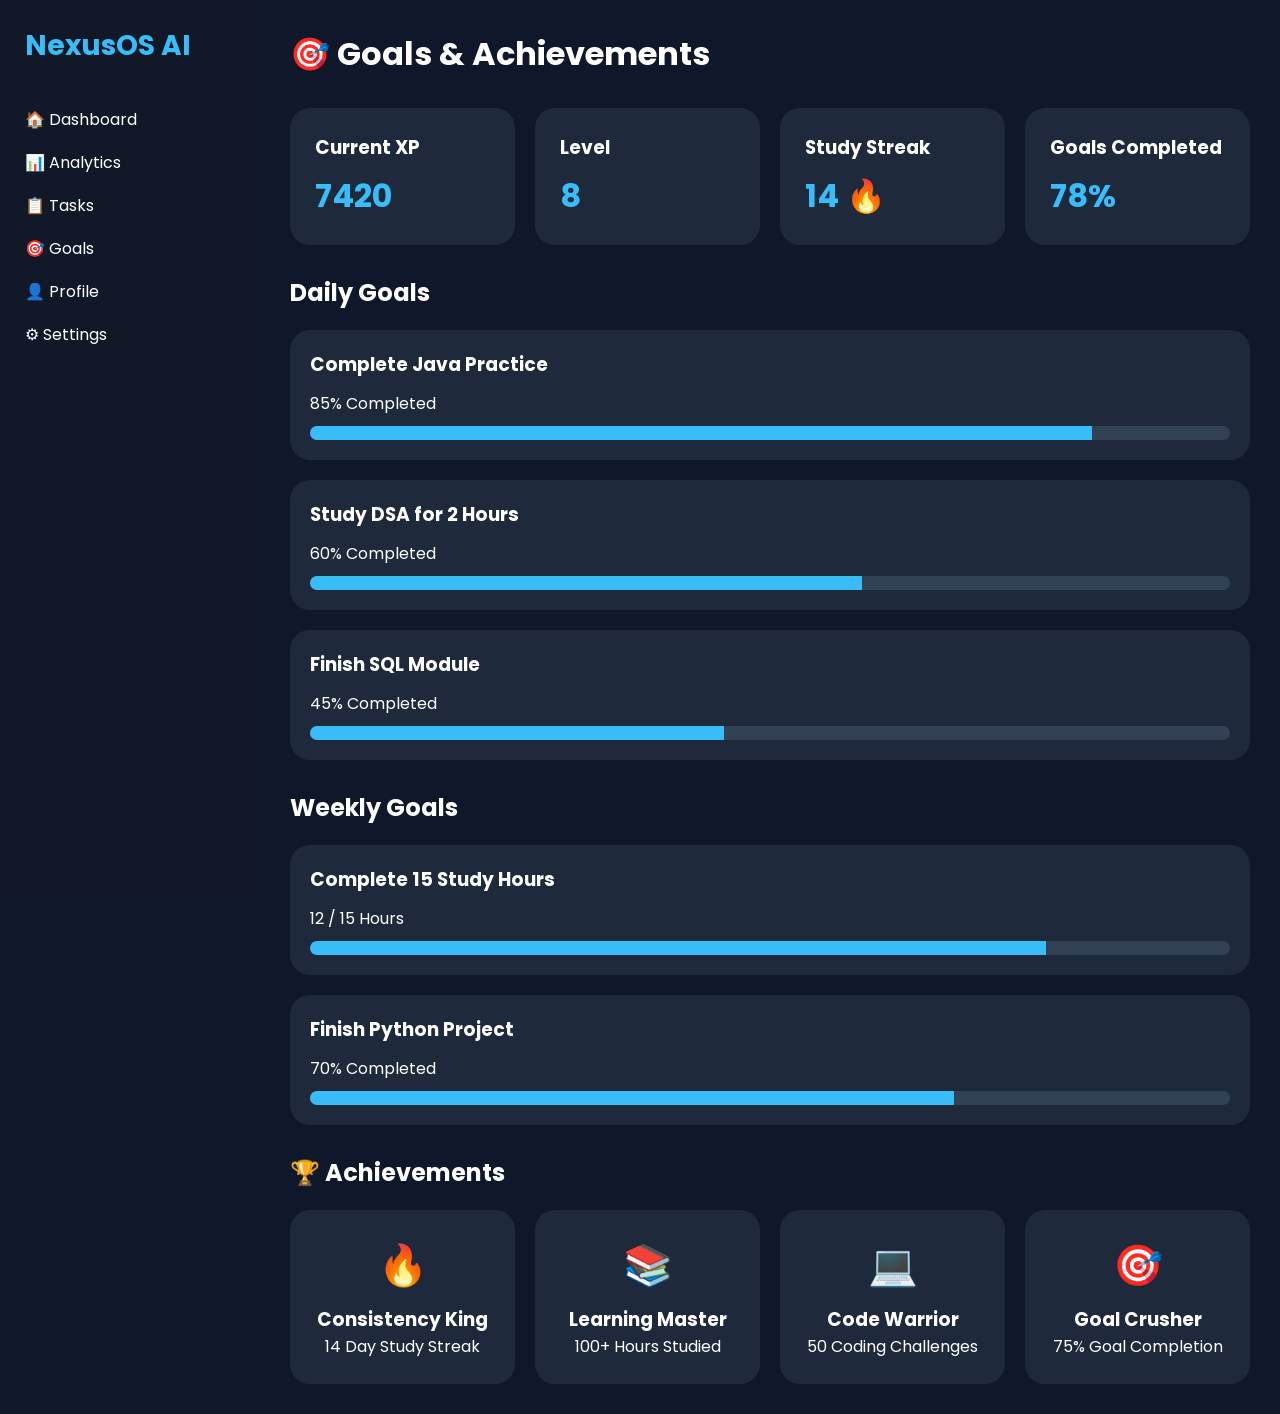
<file: goals.html>
<!DOCTYPE html>
<html lang="en">
<head>
<meta charset="UTF-8">
<meta name="viewport" content="width=device-width, initial-scale=1.0">
<title>NexusOS AI - Goals</title>
<link rel="stylesheet" href="style.css">
<link href="https://fonts.googleapis.com/css2?family=Poppins:wght@300;400;500;600;700&display=swap" rel="stylesheet">

<style>

*{
margin:0;
padding:0;
box-sizing:border-box;
font-family:'Poppins',sans-serif;
}

body{
background:#0f172a;
color:white;
display:flex;
}

.sidebar{
width:260px;
height:100vh;
background:#111827;
padding:25px;
position:fixed;
}

.logo{
font-size:28px;
font-weight:700;
color:#38bdf8;
margin-bottom:40px;
}

.sidebar ul{
list-style:none;
}

.sidebar li{
margin:18px 0;
}

.sidebar a{
color:white;
text-decoration:none;
}

.sidebar a:hover{
color:#38bdf8;
}

.main{
margin-left:260px;
padding:30px;
width:100%;
}

.header{
margin-bottom:30px;
}

.cards{
display:grid;
grid-template-columns:repeat(auto-fit,minmax(220px,1fr));
gap:20px;
margin-bottom:30px;
}

.card{
background:#1e293b;
padding:25px;
border-radius:20px;
}

.card h3{
margin-bottom:10px;
}

.value{
font-size:32px;
font-weight:700;
color:#38bdf8;
}

.goal-box{
background:#1e293b;
padding:20px;
border-radius:20px;
margin-bottom:20px;
}

.goal-box h3{
margin-bottom:12px;
}

.progress{
height:14px;
background:#334155;
border-radius:20px;
overflow:hidden;
margin-top:10px;
}

.bar{
height:100%;
background:#38bdf8;
}

.achievements{
display:grid;
grid-template-columns:repeat(auto-fit,minmax(200px,1fr));
gap:20px;
margin-top:20px;
}

.badge{
background:#1e293b;
padding:25px;
border-radius:20px;
text-align:center;
}

.badge h1{
font-size:40px;
margin-bottom:10px;
}

@media(max-width:900px){

.sidebar{
display:none;
}

.main{
margin-left:0;
}

}

</style>
</head>
<body>

<div class="sidebar">

<div class="logo">NexusOS AI</div>

<ul>
<li><a href="dashboard.html">🏠 Dashboard</a></li>
<li><a href="analytics.html">📊 Analytics</a></li>
<li><a href="tasks.html">📋 Tasks</a></li>
<li><a href="goals.html">🎯 Goals</a></li>
<li><a href="profile.html">👤 Profile</a></li>
<li><a href="settings.html">⚙ Settings</a></li>
</ul>

</div>

<div class="main">

<div class="header">
<h1>🎯 Goals & Achievements</h1>
</div>

<div class="cards">

<div class="card">
<h3>Current XP</h3>
<div class="value">7420</div>
</div>

<div class="card">
<h3>Level</h3>
<div class="value">8</div>
</div>

<div class="card">
<h3>Study Streak</h3>
<div class="value">14 🔥</div>
</div>

<div class="card">
<h3>Goals Completed</h3>
<div class="value">78%</div>
</div>

</div>

<h2 style="margin-bottom:20px;">Daily Goals</h2>

<div class="goal-box">
<h3>Complete Java Practice</h3>
<p>85% Completed</p>
<div class="progress">
<div class="bar" style="width:85%;"></div>
</div>
</div>

<div class="goal-box">
<h3>Study DSA for 2 Hours</h3>
<p>60% Completed</p>
<div class="progress">
<div class="bar" style="width:60%;"></div>
</div>
</div>

<div class="goal-box">
<h3>Finish SQL Module</h3>
<p>45% Completed</p>
<div class="progress">
<div class="bar" style="width:45%;"></div>
</div>
</div>

<h2 style="margin:30px 0 20px;">Weekly Goals</h2>

<div class="goal-box">
<h3>Complete 15 Study Hours</h3>
<p>12 / 15 Hours</p>
<div class="progress">
<div class="bar" style="width:80%;"></div>
</div>
</div>

<div class="goal-box">
<h3>Finish Python Project</h3>
<p>70% Completed</p>
<div class="progress">
<div class="bar" style="width:70%;"></div>
</div>
</div>

<h2 style="margin:30px 0 20px;">🏆 Achievements</h2>

<div class="achievements">

<div class="badge">
<h1>🔥</h1>
<h3>Consistency King</h3>
<p>14 Day Study Streak</p>
</div>

<div class="badge">
<h1>📚</h1>
<h3>Learning Master</h3>
<p>100+ Hours Studied</p>
</div>

<div class="badge">
<h1>💻</h1>
<h3>Code Warrior</h3>
<p>50 Coding Challenges</p>
</div>

<div class="badge">
<h1>🎯</h1>
<h3>Goal Crusher</h3>
<p>75% Goal Completion</p>
</div>

</div>

</div>
<script src="script.js"></script>
</body>
</html>
</file>
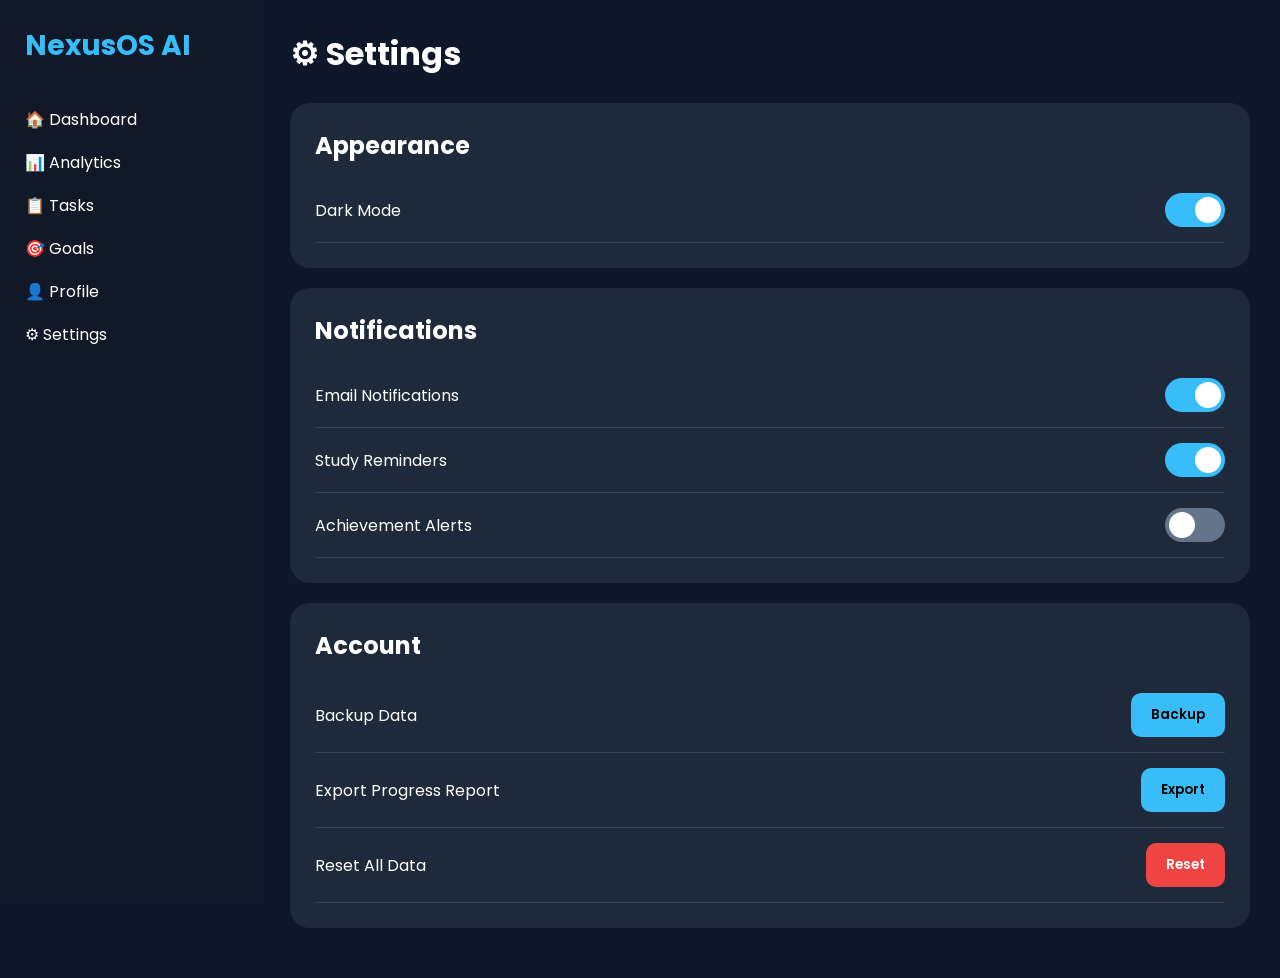
<file: settings.html>
<!DOCTYPE html>
<html lang="en">
<head>
<meta charset="UTF-8">
<meta name="viewport" content="width=device-width, initial-scale=1.0">
<title>NexusOS AI - Settings</title>
<link rel="stylesheet" href="style.css">
<link href="https://fonts.googleapis.com/css2?family=Poppins:wght@300;400;500;600;700&display=swap" rel="stylesheet">

<style>

*{
margin:0;
padding:0;
box-sizing:border-box;
font-family:'Poppins',sans-serif;
}

body{
background:#0f172a;
color:white;
display:flex;
}

.sidebar{
width:260px;
height:100vh;
background:#111827;
padding:25px;
position:fixed;
}

.logo{
font-size:28px;
font-weight:700;
color:#38bdf8;
margin-bottom:40px;
}

.sidebar ul{
list-style:none;
}

.sidebar li{
margin:18px 0;
}

.sidebar a{
text-decoration:none;
color:white;
}

.sidebar a:hover{
color:#38bdf8;
}

.main{
margin-left:260px;
padding:30px;
width:100%;
}

.settings-card{
background:#1e293b;
padding:25px;
border-radius:20px;
margin-bottom:20px;
}

.settings-card h2{
margin-bottom:15px;
}

.setting{
display:flex;
justify-content:space-between;
align-items:center;
padding:15px 0;
border-bottom:1px solid #334155;
}

.switch{
position:relative;
display:inline-block;
width:60px;
height:34px;
}

.switch input{
opacity:0;
width:0;
height:0;
}

.slider{
position:absolute;
cursor:pointer;
top:0;
left:0;
right:0;
bottom:0;
background:#64748b;
transition:.4s;
border-radius:34px;
}

.slider:before{
position:absolute;
content:"";
height:26px;
width:26px;
left:4px;
bottom:4px;
background:white;
transition:.4s;
border-radius:50%;
}

input:checked + .slider{
background:#38bdf8;
}

input:checked + .slider:before{
transform:translateX(26px);
}

.btn{
padding:12px 20px;
border:none;
border-radius:10px;
cursor:pointer;
font-weight:600;
}

.save-btn{
background:#38bdf8;
color:black;
}

.reset-btn{
background:#ef4444;
color:white;
}

@media(max-width:900px){

.sidebar{
display:none;
}

.main{
margin-left:0;
}

}

</style>
</head>
<body>

<div class="sidebar">

<div class="logo">NexusOS AI</div>

<ul>
<li><a href="dashboard.html">🏠 Dashboard</a></li>
<li><a href="analytics.html">📊 Analytics</a></li>
<li><a href="tasks.html">📋 Tasks</a></li>
<li><a href="goals.html">🎯 Goals</a></li>
<li><a href="profile.html">👤 Profile</a></li>
<li><a href="settings.html">⚙ Settings</a></li>
</ul>

</div>

<div class="main">

<h1 style="margin-bottom:25px;">⚙ Settings</h1>

<div class="settings-card">

<h2>Appearance</h2>

<div class="setting">
<span>Dark Mode</span>

<label class="switch">
<input type="checkbox" id="darkMode" checked>
<span class="slider"></span>
</label>

</div>

</div>

<div class="settings-card">

<h2>Notifications</h2>

<div class="setting">

<span>Email Notifications</span>

<label class="switch">
<input type="checkbox" checked>
<span class="slider"></span>
</label>

</div>

<div class="setting">

<span>Study Reminders</span>

<label class="switch">
<input type="checkbox" checked>
<span class="slider"></span>
</label>

</div>

<div class="setting">

<span>Achievement Alerts</span>

<label class="switch">
<input type="checkbox">
<span class="slider"></span>
</label>

</div>

</div>

<div class="settings-card">

<h2>Account</h2>

<div class="setting">
<span>Backup Data</span>
<button class="btn save-btn">Backup</button>
</div>

<div class="setting">
<span>Export Progress Report</span>
<button class="btn save-btn">Export</button>
</div>

<div class="setting">
<span>Reset All Data</span>
<button class="btn reset-btn" onclick="resetData()">Reset</button>
</div>

</div>

</div>

<script>

function resetData(){

let confirmReset = confirm(
"Are you sure you want to reset all progress?"
);

if(confirmReset){

localStorage.clear();

alert("All progress data has been reset.");

}

}

</script>
<script src="script.js"></script>
</body>
</html>
</file>
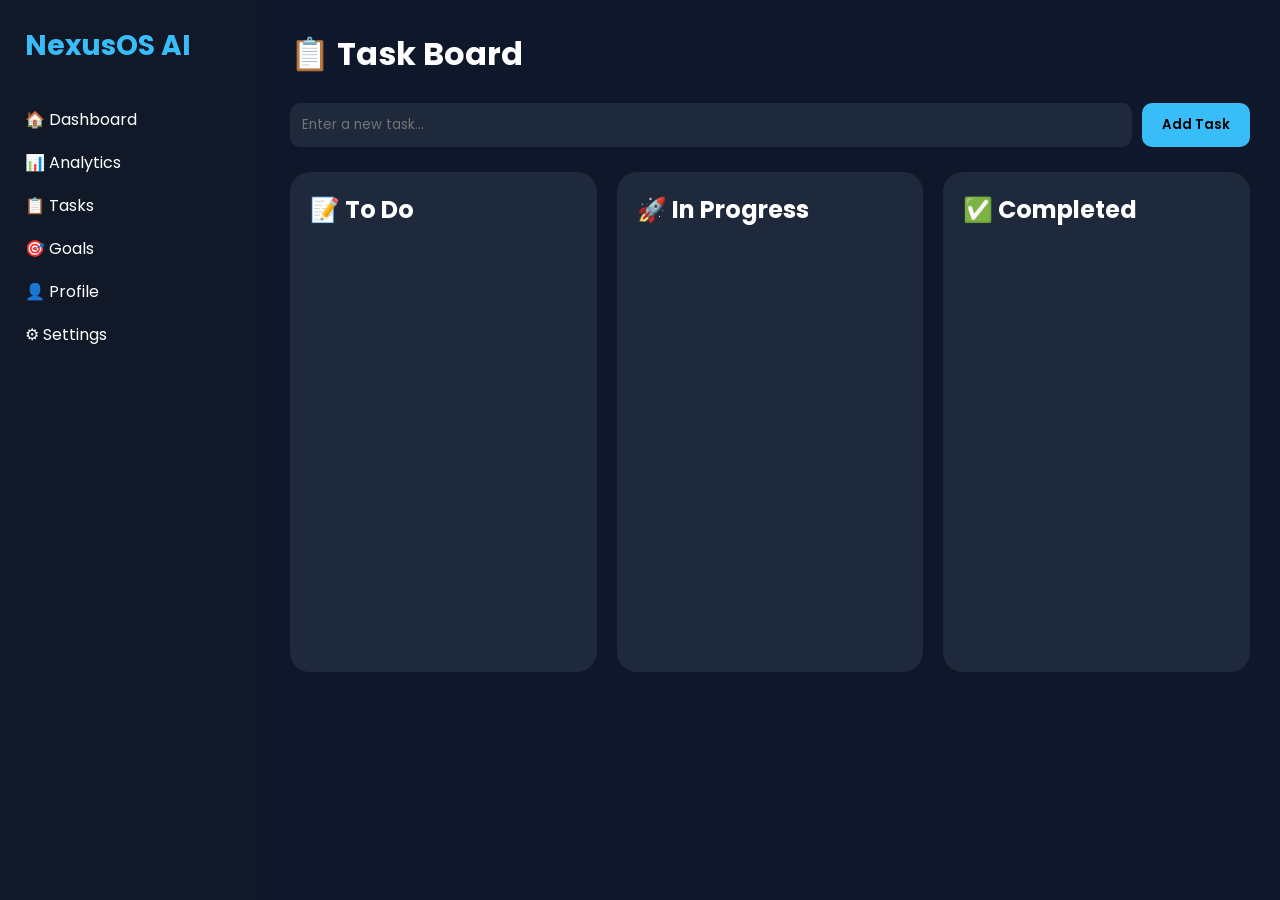
<file: tasks.html>
<!DOCTYPE html>
<html lang="en">
<head>
<meta charset="UTF-8">
<meta name="viewport" content="width=device-width, initial-scale=1.0">
<title>NexusOS AI - Tasks</title>
<link rel="stylesheet" href="style.css">
<link href="https://fonts.googleapis.com/css2?family=Poppins:wght@300;400;500;600;700&display=swap" rel="stylesheet">

<style>

*{
margin:0;
padding:0;
box-sizing:border-box;
font-family:'Poppins',sans-serif;
}

body{
background:#0f172a;
color:white;
display:flex;
}

.sidebar{
width:260px;
height:100vh;
background:#111827;
padding:25px;
position:fixed;
}

.logo{
font-size:28px;
font-weight:700;
color:#38bdf8;
margin-bottom:40px;
}

.sidebar ul{
list-style:none;
}

.sidebar li{
margin:18px 0;
}

.sidebar a{
text-decoration:none;
color:white;
}

.sidebar a:hover{
color:#38bdf8;
}

.main{
margin-left:260px;
padding:30px;
width:100%;
}

.header{
display:flex;
justify-content:space-between;
align-items:center;
margin-bottom:25px;
}

.task-input{
display:flex;
gap:10px;
margin-bottom:25px;
}

.task-input input{
flex:1;
padding:12px;
border:none;
border-radius:10px;
background:#1e293b;
color:white;
}

.task-input button{
padding:12px 20px;
border:none;
border-radius:10px;
background:#38bdf8;
font-weight:600;
cursor:pointer;
}

.board{
display:grid;
grid-template-columns:repeat(3,1fr);
gap:20px;
}

.column{
background:#1e293b;
padding:20px;
border-radius:20px;
min-height:500px;
}

.column h2{
margin-bottom:20px;
}

.task{
background:#334155;
padding:15px;
border-radius:12px;
margin-bottom:12px;
cursor:grab;
}

.task:hover{
transform:scale(1.02);
}

@media(max-width:900px){

.sidebar{
display:none;
}

.main{
margin-left:0;
}

.board{
grid-template-columns:1fr;
}

}

</style>
</head>
<body>

<div class="sidebar">

<div class="logo">NexusOS AI</div>

<ul>
<li><a href="dashboard.html">🏠 Dashboard</a></li>
<li><a href="analytics.html">📊 Analytics</a></li>
<li><a href="tasks.html">📋 Tasks</a></li>
<li><a href="goals.html">🎯 Goals</a></li>
<li><a href="profile.html">👤 Profile</a></li>
<li><a href="settings.html">⚙ Settings</a></li>
</ul>

</div>

<div class="main">

<div class="header">
<h1>📋 Task Board</h1>
</div>

<div class="task-input">

<input
type="text"
id="taskInput"
placeholder="Enter a new task..."
>

<button onclick="addTask()">
Add Task
</button>

</div>

<div class="board">

<div
class="column"
id="todo"
ondrop="drop(event)"
ondragover="allowDrop(event)"
>
<h2>📝 To Do</h2>
</div>

<div
class="column"
id="progress"
ondrop="drop(event)"
ondragover="allowDrop(event)"
>
<h2>🚀 In Progress</h2>
</div>

<div
class="column"
id="done"
ondrop="drop(event)"
ondragover="allowDrop(event)"
>
<h2>✅ Completed</h2>
</div>

</div>

</div>

<script>

let counter = 0;

function addTask(){

let input = document.getElementById("taskInput");

if(input.value.trim()==="") return;

let task = document.createElement("div");

task.className="task";
task.id="task"+counter++;
task.draggable=true;

task.ondragstart=function(e){
e.dataTransfer.setData("text", task.id);
};

task.innerHTML=input.value;

document.getElementById("todo").appendChild(task);

input.value="";

saveBoard();
}

function allowDrop(e){
e.preventDefault();
}

function drop(e){

e.preventDefault();

let data=e.dataTransfer.getData("text");

let task=document.getElementById(data);

e.currentTarget.appendChild(task);

saveBoard();
}

function saveBoard(){

localStorage.setItem(
"taskBoard",
document.querySelector(".board").innerHTML
);

}

window.onload=function(){

let saved=localStorage.getItem("taskBoard");

if(saved){

document.querySelector(".board").innerHTML=saved;

document.querySelectorAll(".task").forEach(task=>{

task.draggable=true;

task.ondragstart=function(e){

e.dataTransfer.setData("text", task.id);

};

});

}

};

</script>
<script src="script.js"></script>
</body>
</html>
</file>
<file: style.css>
*{
margin:0;
padding:0;
box-sizing:border-box;
font-family:'Poppins',sans-serif;
}

body{
background:#0f172a;
color:white;
}

.sidebar{
width:260px;
height:100vh;
background:#111827;
padding:25px;
position:fixed;
left:0;
top:0;
}

.logo{
font-size:28px;
font-weight:700;
color:#38bdf8;
margin-bottom:40px;
}

.sidebar ul{
list-style:none;
}

.sidebar li{
margin:18px 0;
}

.sidebar a{
text-decoration:none;
color:white;
transition:.3s;
}

.sidebar a:hover{
color:#38bdf8;
}

.main{
margin-left:260px;
padding:30px;
}

.card,
.goal-box,
.settings-card,
.profile-card,
.chart-container,
.badge,
.member{
background:#1e293b;
border-radius:20px;
}

.btn{
padding:12px 20px;
border:none;
border-radius:10px;
cursor:pointer;
font-weight:600;
background:#38bdf8;
color:black;
}

.value{
font-size:30px;
font-weight:700;
color:#38bdf8;
}

.progress{
height:12px;
background:#334155;
border-radius:20px;
overflow:hidden;
margin-top:10px;
}

.bar{
height:100%;
background:#38bdf8;
}

.profile-card img,
.member img{
object-fit:cover;
border-radius:50%;
}

.task{
background:#334155;
padding:15px;
border-radius:12px;
margin-bottom:12px;
cursor:grab;
}

.task:hover{
transform:scale(1.02);
}

.card:hover,
.badge:hover,
.member:hover{
transform:translateY(-5px);
transition:.3s;
}

@media(max-width:900px){

.sidebar{
display:none;
}

.main{
margin-left:0;
}

}
</file>
